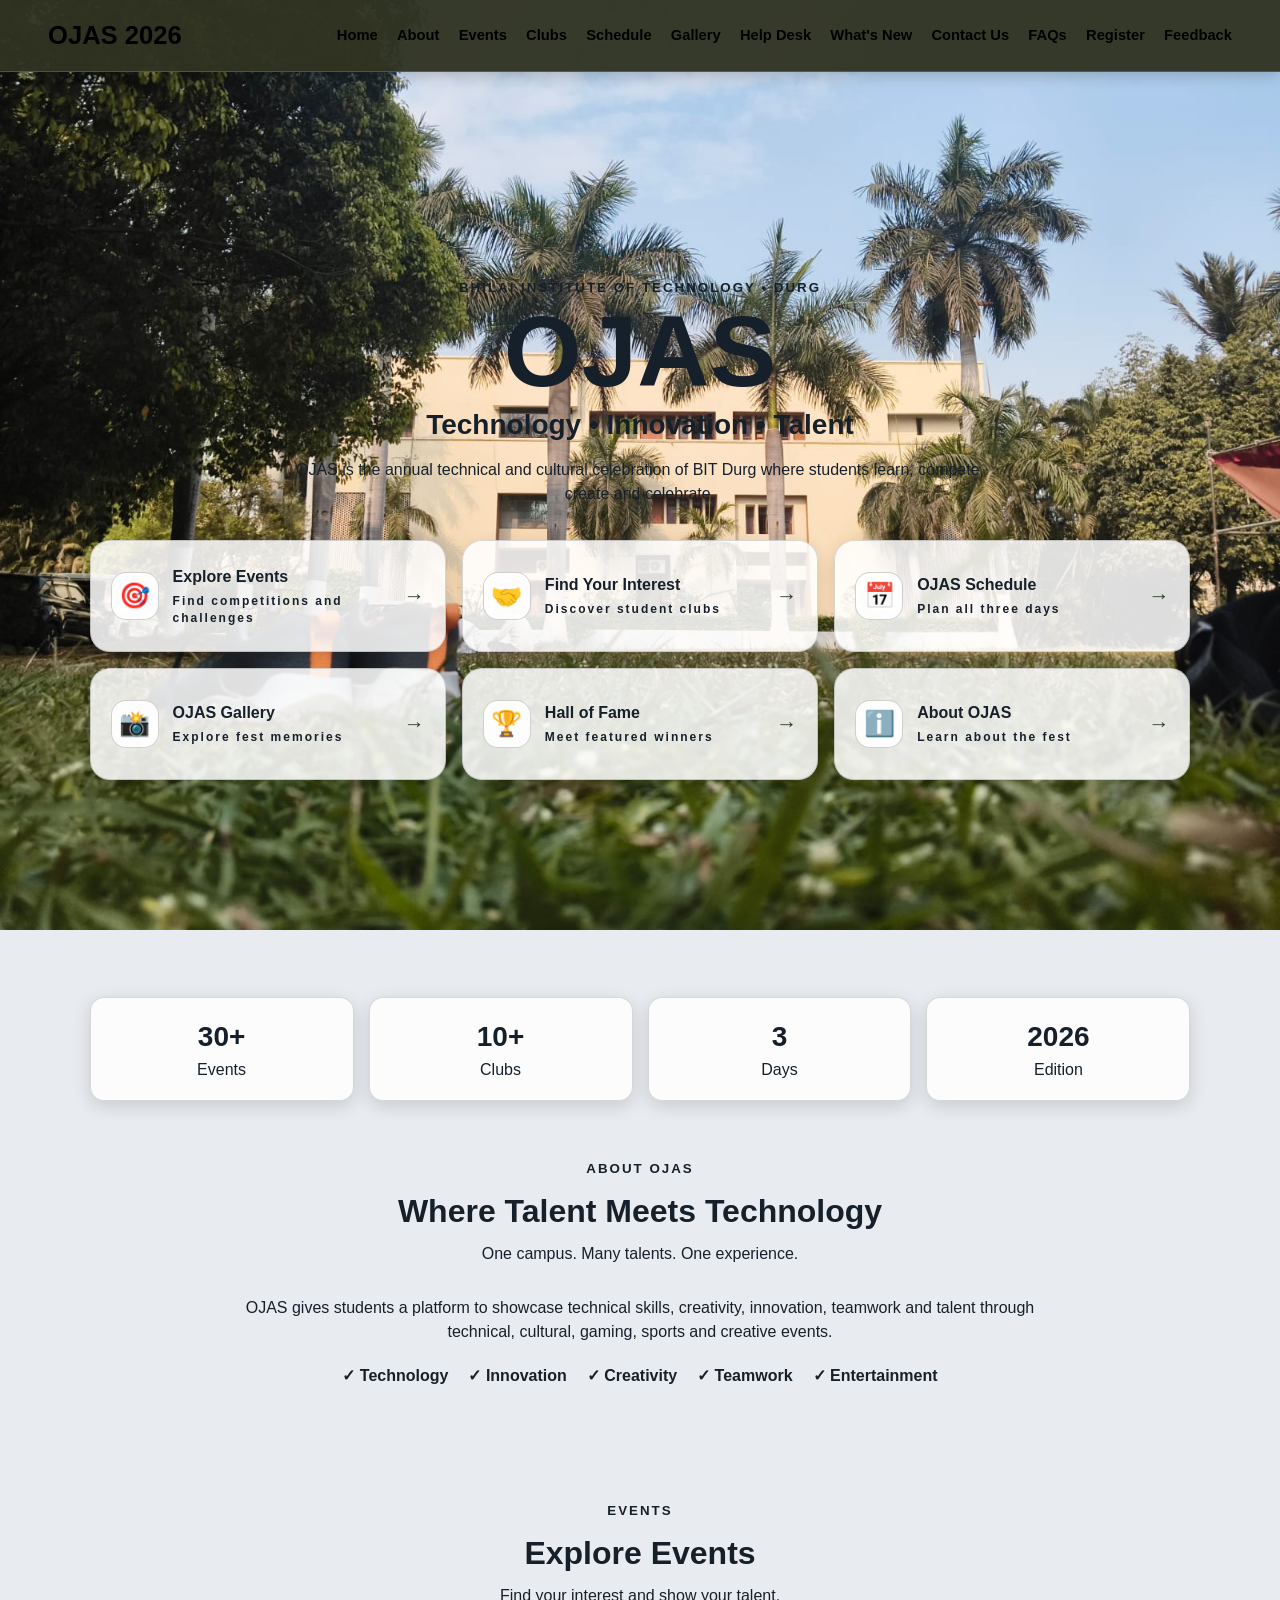
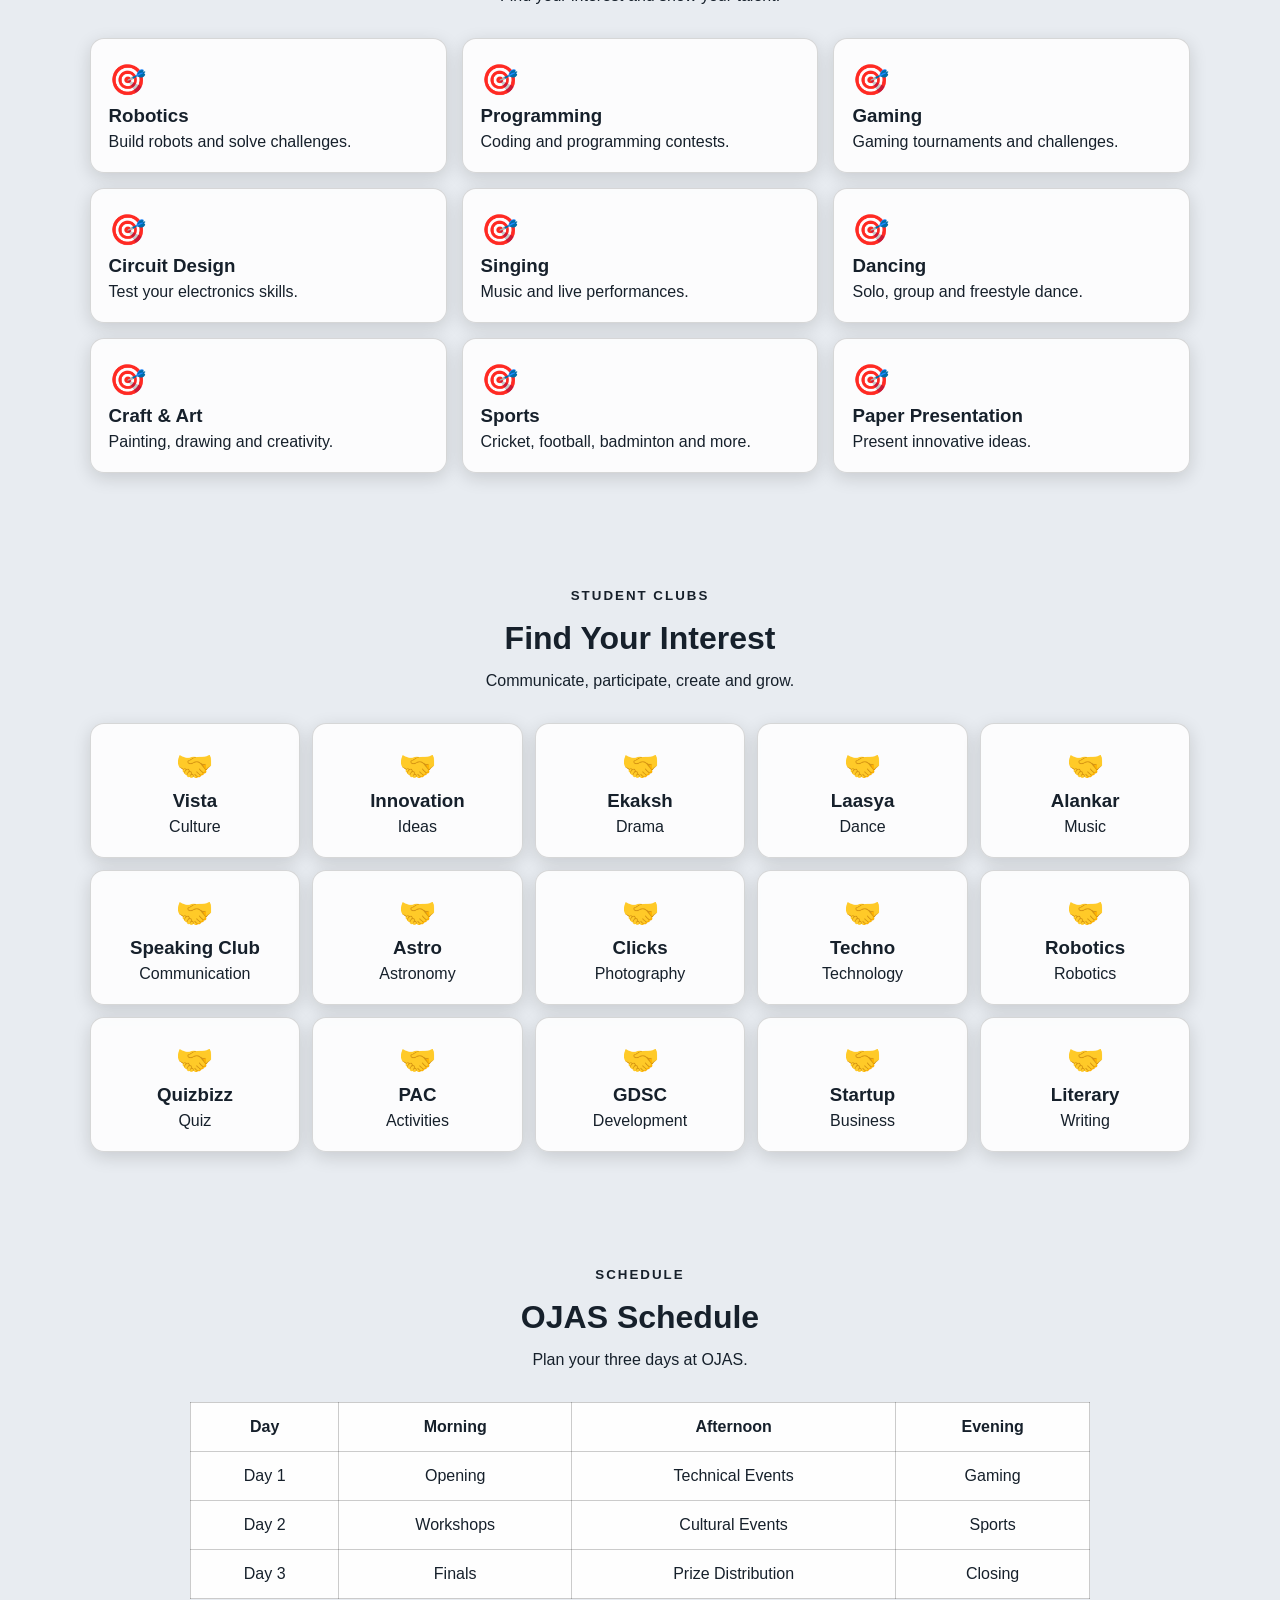
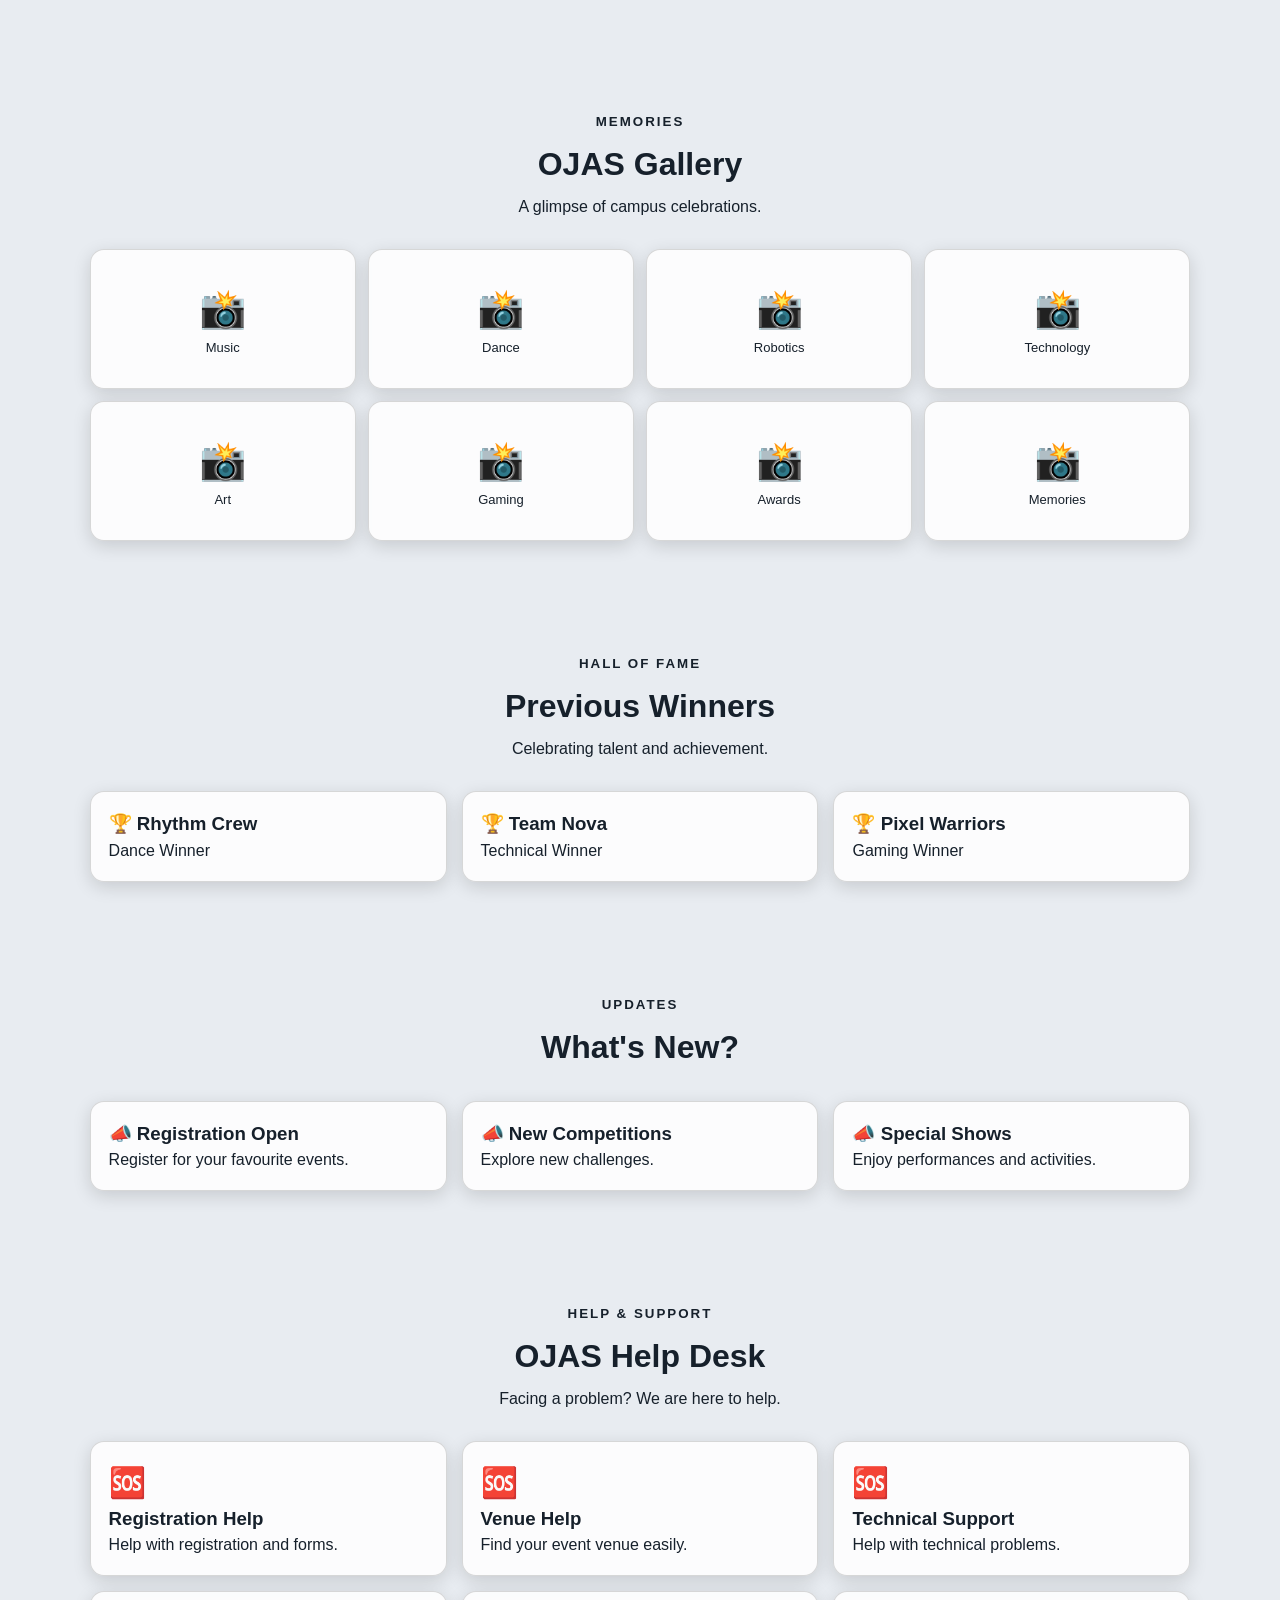
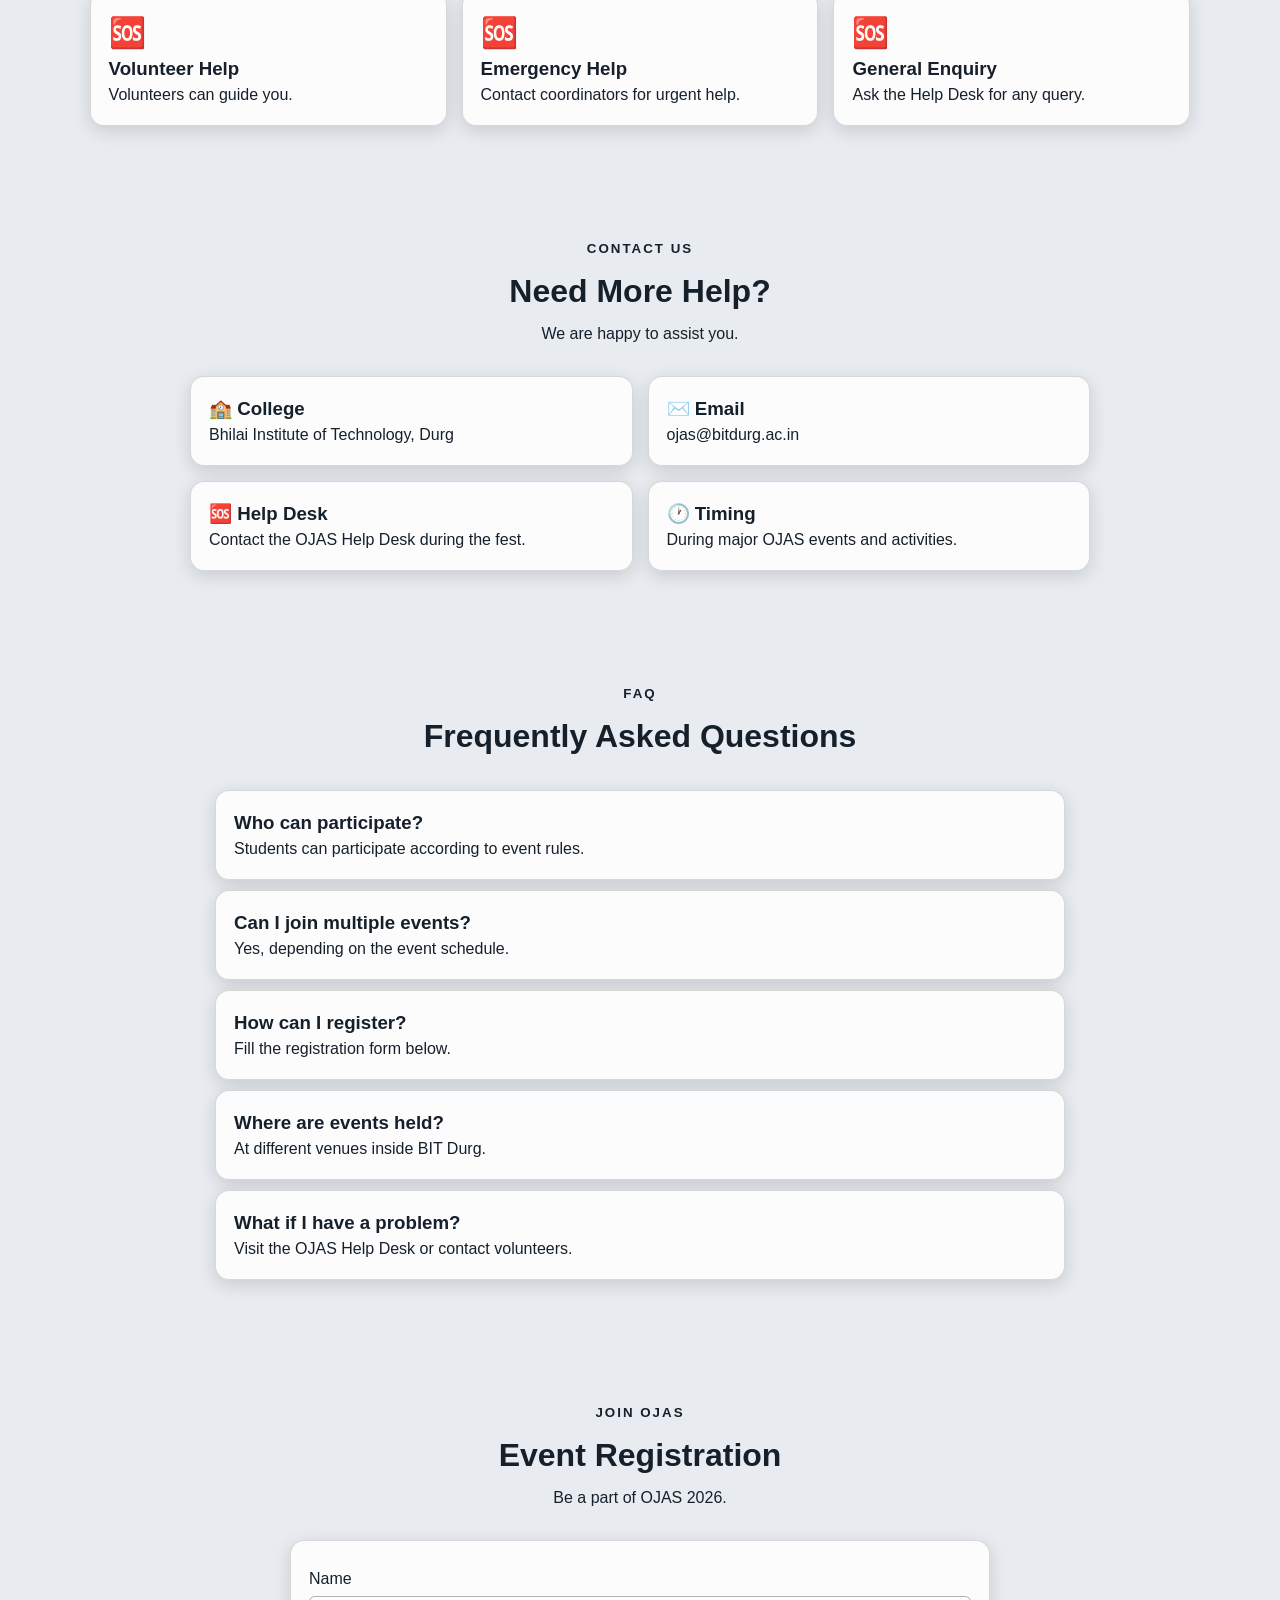
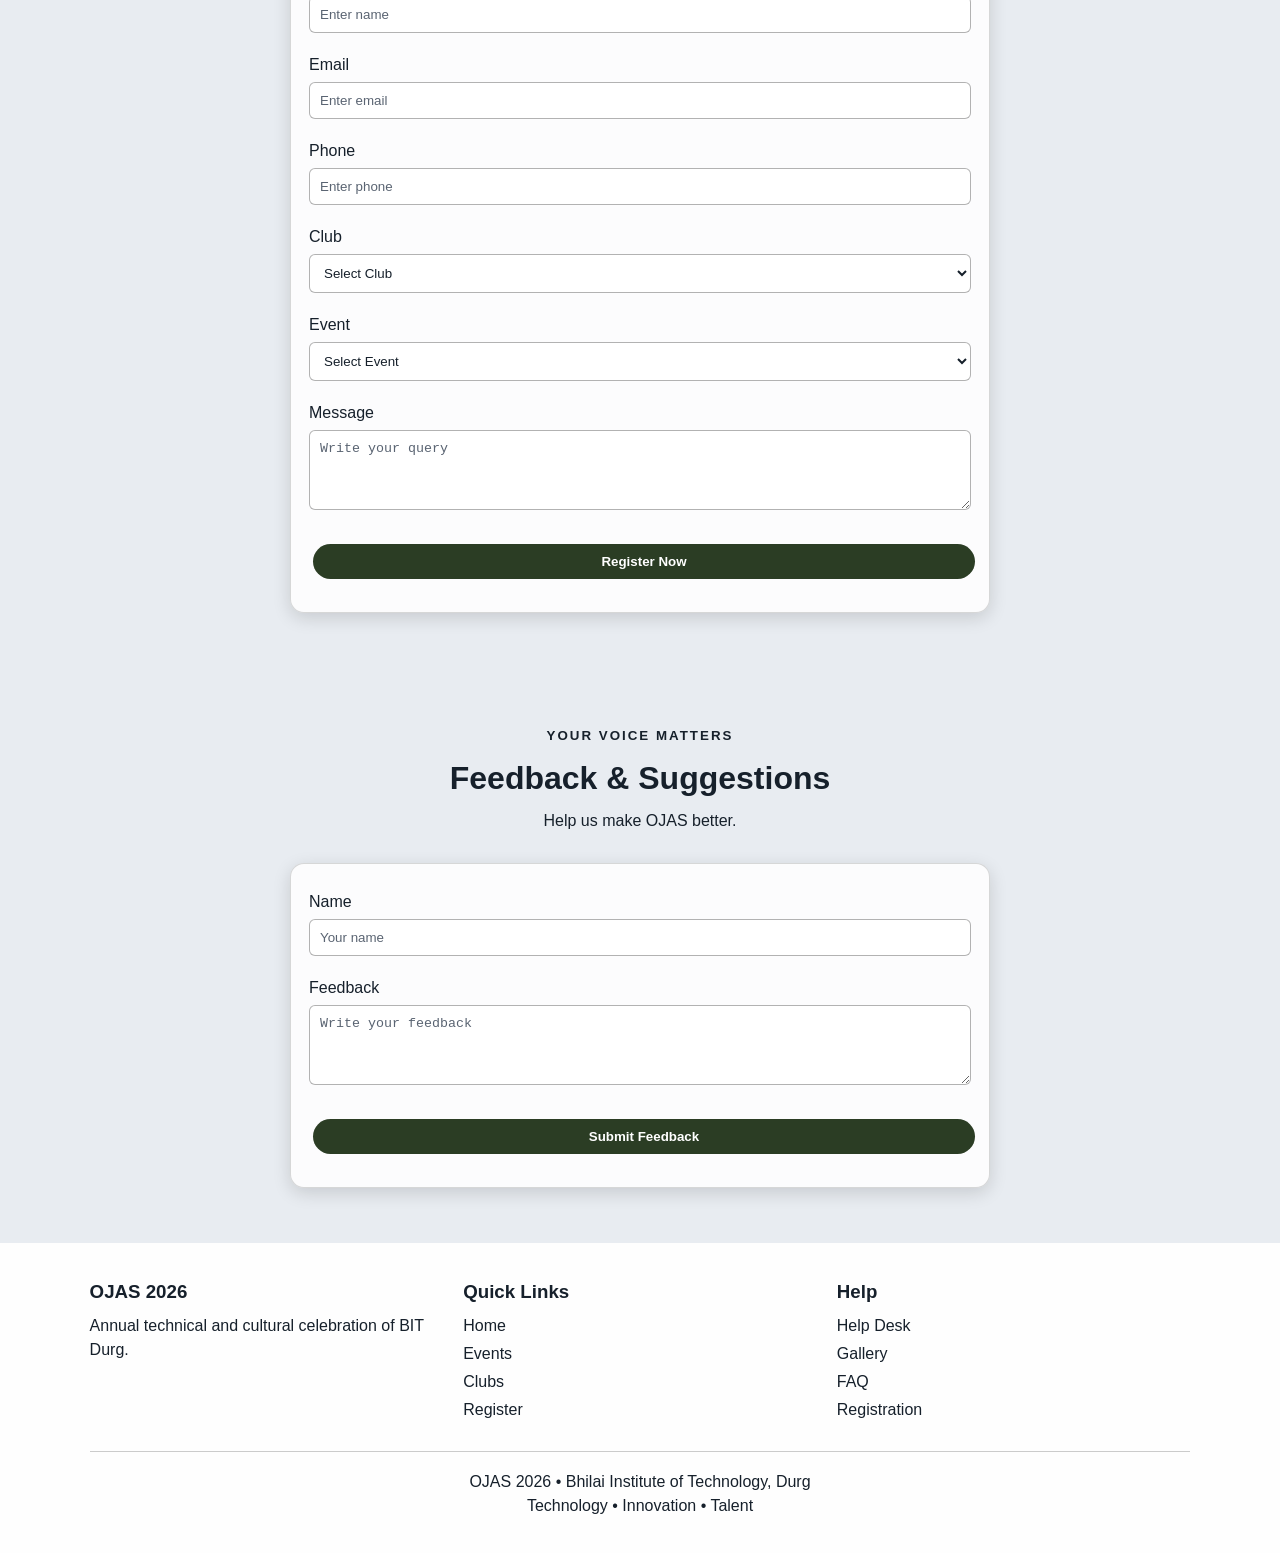
<file: fontend/index.html>
<!DOCTYPE html>
<html lang="en">
<head>
<meta charset="UTF-8">
<meta name="viewport" content="width=device-width, initial-scale=1.0">
<title>OJAS 2026 | BIT Durg</title>
<link rel="stylesheet" href="styles.css">
</head>
<body>
<nav>
  <div class="logo">OJAS <span>2026</span></div>
  <ul>
    <li><a href="#home">Home</a></li>
    <li><a href="#about">About</a></li>
    <li><a href="#events">Events</a></li>
    <li><a href="#clubs">Clubs</a></li>
    <li><a href="#schedule">Schedule</a></li>
    <li><a href="#gallery">Gallery</a></li>
    <li><a href="#help">Help Desk</a></li>
    <li><a href="#updates">What's New</a></li>
    <li><a href="#contact">Contact Us</a></li>
    <li><a href="#faq">FAQs</a></li>
    <li><a href="#register">Register</a></li>
    <li><a href="#feedback">Feedback</a></li>
  </ul>
</nav>

<header class="hero" id="home">
  <div>
    <small>BHILAI INSTITUTE OF TECHNOLOGY &bull; DURG</small>
    <h1>OJAS</h1>
    <h2>Technology &bull; Innovation &bull; Talent</h2>
    <p>OJAS is the annual technical and cultural celebration of BIT Durg where students learn, compete, create and celebrate.</p>
    <div class="portal-grid" aria-label="Explore OJAS sections">
      <a class="portal-card" href="#events"><span class="portal-icon">🎯</span><span class="portal-copy"><strong>Explore Events</strong><small>Find competitions and challenges</small></span><span class="portal-arrow">→</span></a>
      <a class="portal-card" href="#clubs"><span class="portal-icon">🤝</span><span class="portal-copy"><strong>Find Your Interest</strong><small>Discover student clubs</small></span><span class="portal-arrow">→</span></a>
      <a class="portal-card" href="#schedule"><span class="portal-icon">📅</span><span class="portal-copy"><strong>OJAS Schedule</strong><small>Plan all three days</small></span><span class="portal-arrow">→</span></a>
      <a class="portal-card" href="#gallery"><span class="portal-icon">📸</span><span class="portal-copy"><strong>OJAS Gallery</strong><small>Explore fest memories</small></span><span class="portal-arrow">→</span></a>
      <a class="portal-card" href="#winners"><span class="portal-icon">🏆</span><span class="portal-copy"><strong>Hall of Fame</strong><small>Meet featured winners</small></span><span class="portal-arrow">→</span></a>
      <a class="portal-card" href="#about"><span class="portal-icon">ℹ️</span><span class="portal-copy"><strong>About OJAS</strong><small>Learn about the fest</small></span><span class="portal-arrow">→</span></a>
    </div>
  </div>
</header>

<div class="stats">
  <div class="stat"><h3>30+</h3>Events</div>
  <div class="stat"><h3>10+</h3>Clubs</div>
  <div class="stat"><h3>3</h3>Days</div>
  <div class="stat"><h3>2026</h3>Edition</div>
</div>

<section class="about" id="about">
  <div class="title"><small>ABOUT OJAS</small><h2>Where Talent Meets Technology</h2><p>One campus. Many talents. One experience.</p></div>
  <p class="about-text">OJAS gives students a platform to showcase technical skills, creativity, innovation, teamwork and talent through technical, cultural, gaming, sports and creative events.</p>
  <div class="points"><span>&#10003; Technology</span><span>&#10003; Innovation</span><span>&#10003; Creativity</span><span>&#10003; Teamwork</span><span>&#10003; Entertainment</span></div>
</section>

<section id="events">
  <div class="title"><small>EVENTS</small><h2>Explore Events</h2><p>Find your interest and show your talent.</p></div>
  <div class="grid" id="events-grid"></div>
</section>

<section class="clubs" id="clubs">
  <div class="title"><small>STUDENT CLUBS</small><h2>Find Your Interest</h2><p>Communicate, participate, create and grow.</p></div>
  <div class="club-grid" id="clubs-grid"></div>
</section>

<section id="schedule">
  <div class="title"><small>SCHEDULE</small><h2>OJAS Schedule</h2><p>Plan your three days at OJAS.</p></div>
  <table id="schedule-table"><tr><th>Day</th><th>Morning</th><th>Afternoon</th><th>Evening</th></tr></table>
</section>

<section id="gallery">
  <div class="title"><small>MEMORIES</small><h2>OJAS Gallery</h2><p>A glimpse of campus celebrations.</p></div>
  <div class="gallery" id="gallery-grid"></div>
</section>

<section class="about" id="winners">
  <div class="title"><small>HALL OF FAME</small><h2>Previous Winners</h2><p>Celebrating talent and achievement.</p></div>
  <div class="grid" id="winners-grid"></div>
</section>

<section class="new" id="updates">
  <div class="title"><small>UPDATES</small><h2>What's New?</h2></div>
  <div class="grid" id="updates-grid"></div>
</section>

<section class="help-section" id="help">
  <div class="title"><small>HELP &amp; SUPPORT</small><h2>OJAS Help Desk</h2><p>Facing a problem? We are here to help.</p></div>
  <div class="grid" id="help-grid"></div>
</section>

<section id="contact">
  <div class="title"><small>CONTACT US</small><h2>Need More Help?</h2><p>We are happy to assist you.</p></div>
  <div class="contact-box">
    <div class="contact"><h3>🏫 College</h3><p>Bhilai Institute of Technology, Durg</p></div>
    <div class="contact"><h3>✉️ Email</h3><p>ojas@bitdurg.ac.in</p></div>
    <div class="contact"><h3>🆘 Help Desk</h3><p>Contact the OJAS Help Desk during the fest.</p></div>
    <div class="contact"><h3>🕐 Timing</h3><p>During major OJAS events and activities.</p></div>
  </div>
</section>

<section class="faq" id="faq">
  <div class="title"><small>FAQ</small><h2>Frequently Asked Questions</h2></div>
  <div id="faq-list"></div>
</section>

<section id="register">
  <div class="title"><small>JOIN OJAS</small><h2>Event Registration</h2><p>Be a part of OJAS 2026.</p></div>
  <form id="register-form">
    <label>Name</label><input type="text" name="name" placeholder="Enter name" required>
    <label>Email</label><input type="email" name="email" placeholder="Enter email" required>
    <label>Phone</label><input type="tel" name="phone" placeholder="Enter phone" required>
    <label>Club</label><select name="club"><option value="">Select Club</option><option>Vista</option><option>Innovation</option><option>Ekaksh</option><option>Laasya</option><option>Alankar</option><option>Speaking Club</option><option>Astro</option><option>Clicks</option><option>Techno</option><option>Robotics</option><option>GDSC</option></select>
    <label>Event</label><select name="event"><option value="">Select Event</option><option>Robotics</option><option>Programming</option><option>Gaming</option><option>Circuit Design</option><option>Art</option><option>Singing</option><option>Dancing</option><option>Sports</option></select>
    <label>Message</label><textarea name="message" placeholder="Write your query"></textarea>
    <input type="submit" value="Register Now" class="btn primary">
  </form>
</section>

<section id="feedback">
  <div class="title"><small>YOUR VOICE MATTERS</small><h2>Feedback &amp; Suggestions</h2><p>Help us make OJAS better.</p></div>
  <form id="feedback-form">
    <label>Name</label><input type="text" name="name" placeholder="Your name" required>
    <label>Feedback</label><textarea name="message" placeholder="Write your feedback" required></textarea>
    <input type="submit" value="Submit Feedback" class="btn primary">
  </form>
</section>

<footer>
  <div class="footer-grid">
    <div><h3>OJAS 2026</h3><p>Annual technical and cultural celebration of BIT Durg.</p></div>
    <div><h3>Quick Links</h3><a href="#home">Home</a><a href="#events">Events</a><a href="#clubs">Clubs</a><a href="#register">Register</a></div>
    <div><h3>Help</h3><a href="#help">Help Desk</a><a href="#gallery">Gallery</a><a href="#faq">FAQ</a><a href="#register">Registration</a></div>
  </div>
  <div class="copy"><p>OJAS 2026 &bull; Bhilai Institute of Technology, Durg</p><p>Technology &bull; Innovation &bull; Talent</p></div>
</footer>
<script src="script.js"></script>
</body>
</html>
</file>
<file: fontend/styles.css>
/* OJAS 2026 standalone frontend — light theme, same as Django static.
   Campus photo: save your BIT Durg photo as  fontend/media/campus.jpg */
*{margin:0;padding:0;box-sizing:border-box;scroll-behavior:smooth}
html{scroll-padding-top:100px}
body{font-family:Arial,Helvetica,sans-serif;line-height:1.5;color:#16202b;background-color:#e8ecf1;
  background-image:url("media/campus.jpg");
  background-size:cover;background-position:center center;background-attachment:fixed;background-repeat:no-repeat;min-height:100vh}
a{color:#16202b;text-decoration:none}
nav{position:sticky;top:0;z-index:9999;min-height:72px;display:flex;align-items:center;justify-content:space-between;
  flex-wrap:wrap;gap:8px 22px;padding:10px clamp(14px,4vw,48px);width:100%;
  background:rgba(48,52,34,.96);border-bottom:1px solid rgba(255,255,255,.16);box-shadow:0 4px 14px rgba(0,0,0,.18)}
.logo{font-size:clamp(20px,2vw,27px);font-weight:900;color:#000!important}
.logo span{color:#000!important}
nav .logo{flex:0 0 auto;line-height:1.15}
nav ul li{margin:0;padding:0}
nav ul{display:flex;align-items:center;justify-content:flex-end;flex:1 1 520px;flex-wrap:wrap;
  gap:8px clamp(10px,1.5vw,22px);list-style:none;margin:0;padding:0;line-height:1.35}
nav ul a{display:inline-block;white-space:nowrap;padding:4px 0;color:#000!important;font-weight:900;font-size:clamp(14px,1.15vw,18px)}
nav ul a:hover{text-decoration:underline}
section{padding:55px 7%}
section[id],header[id],footer[id]{scroll-margin-top:100px}
.title{text-align:center;margin-bottom:30px}
.title small{color:#16202b;letter-spacing:2px;font-weight:700}
.title h2{font-size:32px;margin:7px;color:#16202b}
.title p{color:#16202b}
.hero{min-height:100vh;display:flex;align-items:center;justify-content:center;text-align:center;padding:65px 7% 55px;
  background:transparent}
.hero>div{width:100%;max-width:1120px;margin:auto}
.hero small{color:#16202b;letter-spacing:2px;font-weight:700}
.hero h1{font-size:100px;line-height:1.05;color:#16202b;font-weight:800}
.hero h2{font-size:28px;color:#16202b}
.hero p{max-width:700px;margin:12px auto;color:#16202b}
.btn{display:inline-block;padding:10px 22px;margin:15px 4px;border-radius:25px;font-weight:bold;border:0;cursor:pointer}
.primary{background:#2b3d24!important;color:#ffffff!important}
.stats,.grid{display:grid;grid-template-columns:repeat(3,1fr);gap:15px}
.stats{grid-template-columns:repeat(4,1fr);margin:0 7%;padding-top:25px;position:relative}
.stat,.card,.event,.club,.winner,.help,.question,form,.contact,.photo{background:rgba(255,255,255,.84);
  border:1px solid rgba(0,0,0,.15);border-radius:14px;padding:18px;box-shadow:0 5px 18px rgba(0,0,0,.14);color:#16202b}
.card h3,.event h3,.club h3,.winner h3,.help h3,.question h3,.contact h3{color:#16202b;font-weight:800}
.card p,.event p,.club p,.winner p,.help p,.question p,.contact p{color:#16202b}
.stat{text-align:center}.stat h3{font-size:28px;color:#16202b}
.about,.clubs,.faq{background:transparent}
.help-section,.new{background:transparent}
.about-text{max-width:850px;text-align:center;margin:auto;color:#16202b}
.points{display:flex;justify-content:center;gap:20px;flex-wrap:wrap;margin-top:20px;color:#16202b;font-weight:700}
.event b,.club b,.help b{font-size:30px}
.event:hover,.club:hover,.card:hover,.winner:hover,.help:hover,.question:hover{border-color:rgba(0,0,0,.42);transform:translateY(-4px)}
.club-grid{display:grid;grid-template-columns:repeat(5,1fr);gap:12px}
.club{text-align:center}
.portal-grid{display:grid;grid-template-columns:repeat(3,minmax(0,1fr));gap:16px;margin:34px auto 0;text-align:left;width:100%}
.portal-card{min-height:112px;display:flex;align-items:center;gap:14px;padding:20px;border-radius:20px;
  background:rgba(255,255,255,.86);border:1px solid rgba(0,0,0,.15);color:#16202b;box-shadow:0 5px 18px rgba(0,0,0,.14)}
.portal-card:hover{transform:translateY(-5px);background:rgba(255,255,255,.97);border-color:rgba(0,0,0,.4)}
.portal-icon{display:grid;place-items:center;flex:0 0 48px;width:48px;height:48px;border-radius:15px;
  background:rgba(255,255,255,.9);border:1px solid rgba(0,0,0,.18);font-size:25px}
.portal-copy{display:flex;flex-direction:column;gap:4px;flex:1}
.portal-copy strong{font-size:16px}.portal-copy small{font-size:12px;line-height:1.4}
.portal-arrow{font-size:21px;margin-left:auto;color:#2b3d24}
table{width:100%;max-width:900px;margin:auto;border-collapse:collapse;background:rgba(255,255,255,.95);color:#16202b}
th,td{padding:12px;border:1px solid rgba(0,0,0,.2);text-align:center}th{color:#16202b}
.gallery{display:grid;grid-template-columns:repeat(4,1fr);gap:12px}
.photo{height:140px;display:flex;flex-direction:column;justify-content:center;align-items:center;font-size:38px}
.photo span{font-size:13px}
.question{max-width:850px;margin:10px auto}
.contact-box{display:grid;grid-template-columns:1fr 1fr;gap:15px;max-width:900px;margin:auto}
form{max-width:700px;margin:auto}
label{display:block;margin-top:8px;color:#16202b}
input,select,textarea{width:100%;padding:10px;margin:5px 0 12px;background:rgba(255,255,255,.95);color:#16202b;border:1px solid rgba(0,0,0,.3);border-radius:6px}
input::placeholder,textarea::placeholder{color:#5a6472}
textarea{height:80px}
footer{background:rgba(255,255,255,.95);padding:35px 7%;color:#16202b}
.footer-grid{display:grid;grid-template-columns:repeat(3,1fr);gap:20px}
footer h3{margin-bottom:8px}footer a{display:block;margin:4px 0}
.copy{text-align:center;border-top:1px solid rgba(0,0,0,.2);margin-top:25px;padding-top:18px}
.msg{max-width:700px;margin:0 auto 15px;padding:12px;border-radius:8px;background:#e4f4ea;border:1px solid #7cc49a;color:#14532d;text-align:center}
@media(max-width:900px){.grid{grid-template-columns:1fr 1fr}.club-grid{grid-template-columns:repeat(3,1fr)}
  .gallery{grid-template-columns:1fr 1fr}.stats{grid-template-columns:1fr 1fr}.hero h1{font-size:70px}
  .footer-grid{grid-template-columns:1fr 1fr}.portal-grid{grid-template-columns:repeat(2,minmax(0,1fr))}}
@media(max-width:600px){nav ul{justify-content:flex-start}
  .grid,.club-grid,.gallery,.contact-box,.footer-grid,.portal-grid{grid-template-columns:1fr}
  .hero h1{font-size:55px}.hero h2{font-size:22px}}
@media(max-width:700px){body{background-attachment:scroll}}
/* PDF nav-overlap fix (<=760px): stack nav, raise scroll offsets so anchors clear it */
@media(max-width:760px){
  nav{align-items:flex-start}
  nav ul{flex:1 1 100%;justify-content:flex-start;gap:5px 16px}
  html{scroll-padding-top:130px}
  section[id],header[id],footer[id]{scroll-margin-top:130px}
}
</file>
